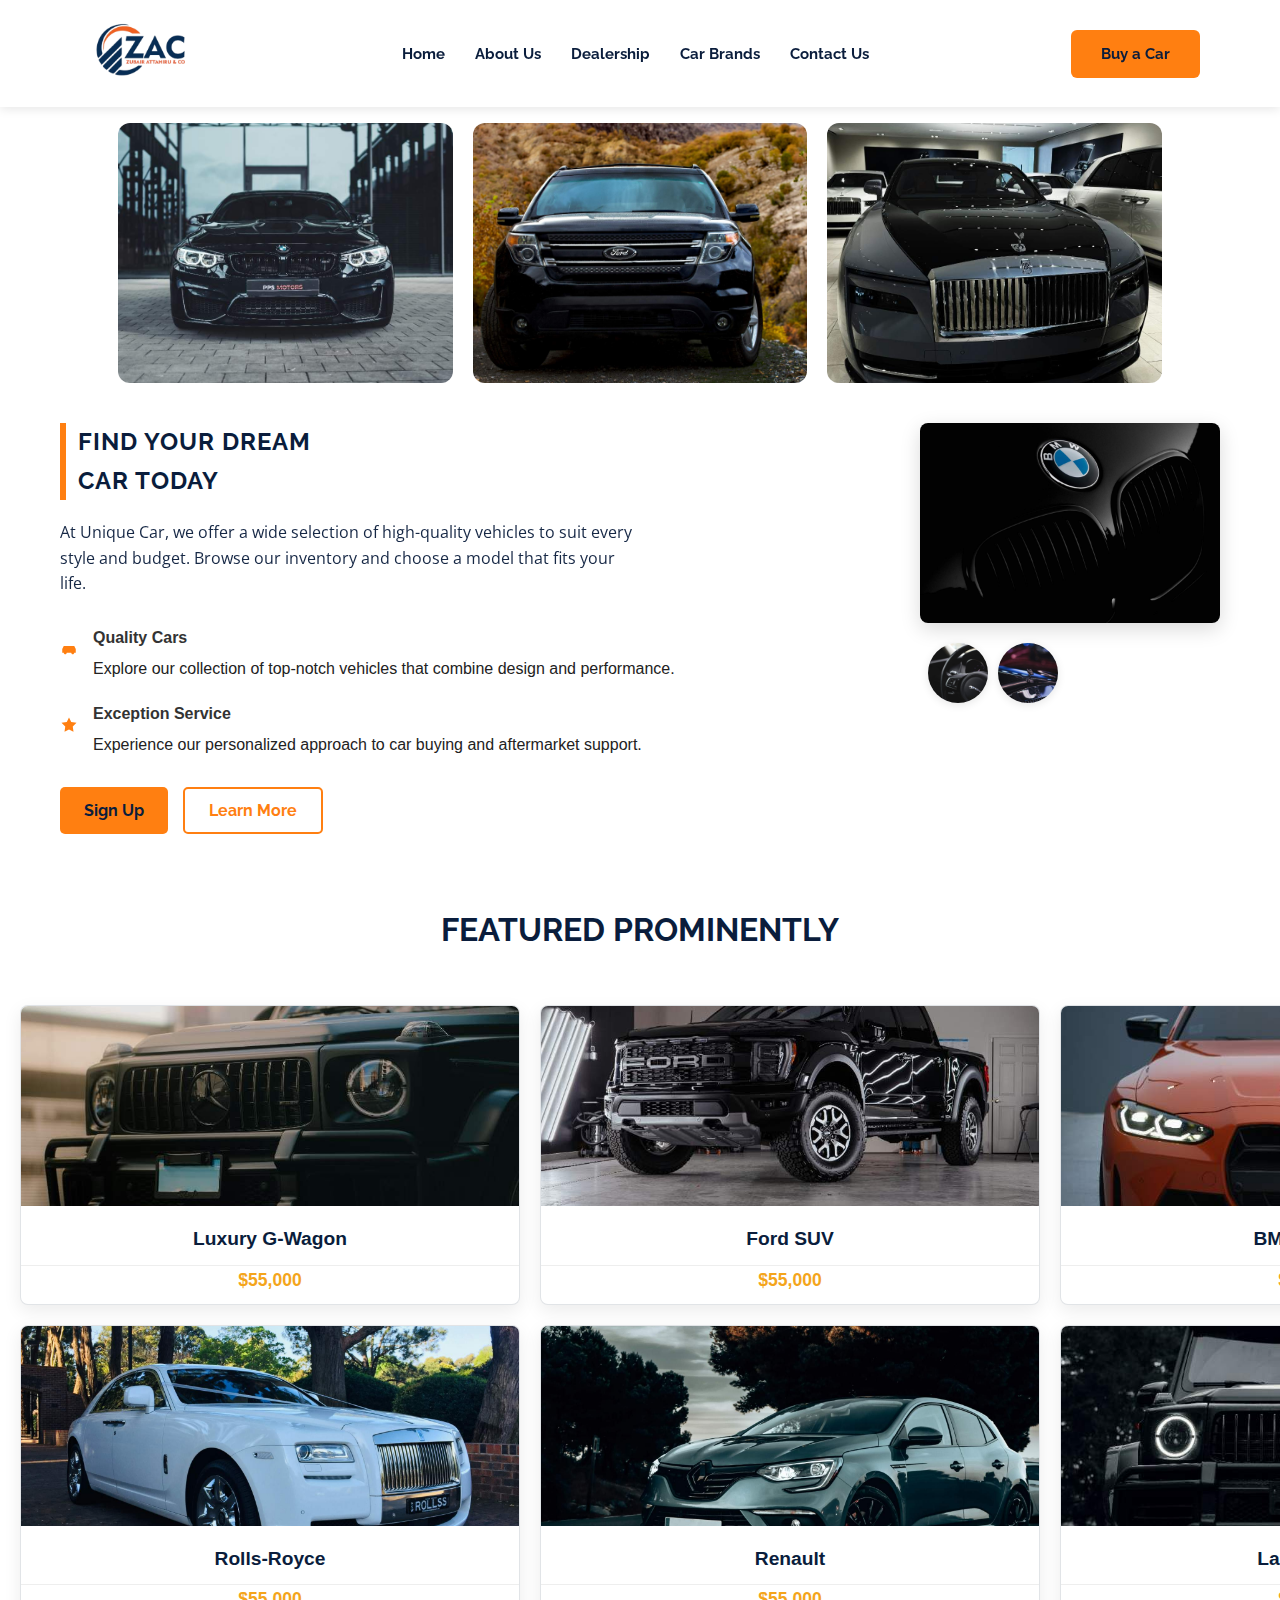
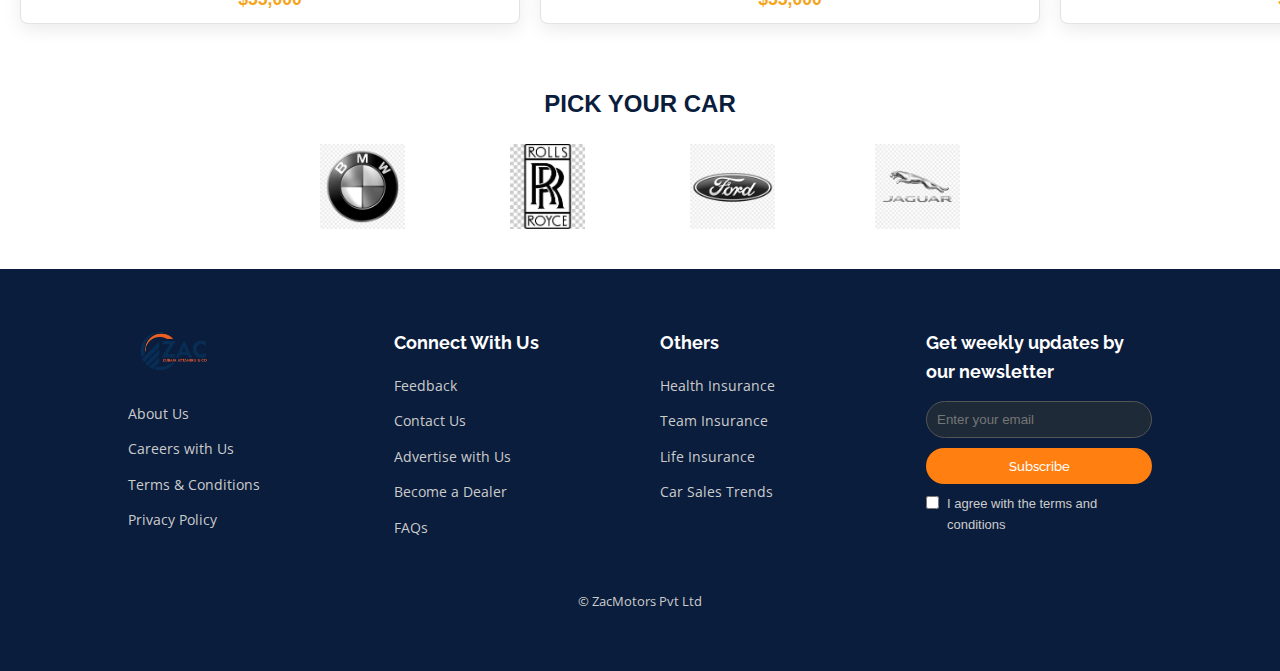
<file: brand.html>
<!DOCTYPE html>
<html lang="en">
  <head>
    <meta charset="UTF-8" />
    <meta name="viewport" content="width=device-width, initial-scale=1.0" />
    <title>Zac Motors</title>
  </head>
  <link
    href="https://cdn.jsdelivr.net/npm/bootstrap@5.3.7/dist/css/bootstrap.min.css"
    rel="stylesheet"
    integrity="sha384-LN+7fdVzj6u52u30Kp6M/trliBMCMKTyK833zpbD+pXdCLuTusPj697FH4R/5mcr"
    crossorigin="anonymous"
  />
  <link rel="stylesheet" href="/style.css" />
  <script src="https://cdn.jsdelivr.net/npm/bootstrap@5.3.7/dist/js/bootstrap.bundle.min.js"></script>
  <!-- ============================================== -->
  <style>
    :root {
      --bg: #f6f6f6;
      --muted: #9aa0a6;
      --accent: #2f7be6;
      --dark: #222;
    }
    html,
    body {
      height: 100%;
      margin: 0;
      background: #ffffff;
      font-family: "Helvetica Neue", Helvetica, Arial, sans-serif;
      color: var(--dark);
    }

    /* ========================================== */
    /* Base styles for the main-content section */
    .main-content {
      /* max-width: 1200px; */
      margin: 0 auto;
      padding: 20px;
      font-family: Arial, sans-serif;
      background-color: #ffffff;
    }

    .main-title {
      text-align: center;
      font-size: 2rem;
      margin-bottom: 20px;
      color: #0a1d3c;
      font-weight: bold;
      padding: 30px;
    }

    /* Car grid layout */
    .car-grid {
      display: grid;
      grid-template-columns: repeat(3, 1fr);
      gap: 20px;
      margin-bottom: 40px;
    }

    .car-card {
      background-color: #ffffff;
      border-radius: 8px;
      overflow: hidden;
      border: 1px solid rgba(10, 29, 60, 0.12);
      box-shadow: 0 6px 18px rgba(0, 0, 0, 0.08);
      transition: transform 0.3s ease, box-shadow 0.3s;
      cursor: pointer;
    }

    .car-card:hover {
      transform: translateY(-5px);
      box-shadow: 0 12px 32px rgba(0, 0, 0, 0.18);
    }

    .car-image {
      width: 100%;
      height: 200px;
      object-fit: cover;
    }

    .car-label {
      padding: 10px;
      font-size: 1.2rem;
      font-weight: bold;
      color: #0a1d3c;
      text-align: center;
    }

    .car-price {
      padding: 0 10px 10px;
      font-size: 1.1rem;
      color: #f4a51c;
      text-align: center;
      font-weight: bold;
    }

    /* Bottom CTA and Footer */
    .bottom-cta {
      text-align: center;
      padding: 20px 0;
      border-top: 1px solid #ffffff;
    }

    .cta-title {
      font-size: 1.5rem;
      font-weight: 700;
      margin-bottom: 20px;
      color: #0a1d3c;
    }

    .footer-logos {
      display: flex;
      justify-content: center;
      gap: 100px;
    }

    .footer-logoe {
      height: 85px;
      width: 85px;
      object-fit: contain;
      background-color: transparent;
      filter: grayscale(100%);
    }

    /* Media Queries */

    /* For screens up to 1028px (tablets) */
    @media (max-width: 1028px) {
      .car-grid {
        grid-template-columns: repeat(2, 1fr);
      }

      .main-title {
        font-size: 1.8rem;
      }

      .car-label {
        font-size: 1.1rem;
      }

      .car-price {
        font-size: 1rem;
      }

      .cta-title {
        font-size: 1.3rem;
      }

      .footer-logoe {
        height: 40px;
        width: 40px;
      }

      .footer-logos {
        gap: 15px;
      }
    }

    /* For screens up to 789px (smaller tablets/large phones) */
    @media (max-width: 789px) {
      .car-grid {
        grid-template-columns: repeat(2, 1fr);
        gap: 15px;
      }

      .main-content {
        padding: 15px;
      }

      .main-title {
        font-size: 1.6rem;
      }

      .car-image {
        height: 180px;
      }

      .car-label {
        font-size: 1rem;
        padding: 8px;
      }

      .car-price {
        font-size: 0.9rem;
        padding: 0 8px 8px;
      }

      .cta-title {
        font-size: 1.2rem;
      }

      .footer-logos {
        gap: 10px;
      }

      .footer-logoe {
        width: 60px;
        height: 60px;
        gap: 40px;
      }
    }

    /* For screens up to 368px (small phones) */
    @media (max-width: 368px) {
      .car-grid {
        grid-template-columns: 1fr;
        gap: 10px;
      }

      .main-content {
        padding: 10px;
      }

      .main-title {
        font-size: 1.4rem;
      }

      .car-image {
        height: 150px;
      }

      .car-label {
        font-size: 0.9rem;
        padding: 5px;
      }

      .car-price {
        font-size: 0.8rem;
        padding: 0 5px 5px;
      }

      .bottom-cta {
        padding: 15px 0;
      }

      .cta-title {
        font-size: 1.1rem;
      }

      .footer-logos {
        flex-wrap: wrap;
        gap: 8px;
      }

      .footer-logoe {
        width: 35px;
        height: 35px;
      }
    }
  </style>
  <body>
    <nav class="navbar">
      <div class="logo">
        <button>
          <img src="/assests/img/Zac-logo (2).png" alt="" />
        </button>
      </div>
      <button class="toggle" id="nav-toggle">
        <span></span>
        <span></span>
        <span></span>
      </button>

      <div class="menu">
        <ul>
          <li><a href="index.html">Home</a></li>
          <li><a href="about Us.html">About Us</a></li>
          <li><a href="#">Dealership</a></li>
          <li><a href="brand.html">Car Brands</a></li>
          <li><a href="#">Contact Us</a></li>
        </ul>
      </div>

      <div class="anchor">
        <a href="brand.html">Buy a Car</a>
      </div>
    </nav>
    <!-- ============================================= -->
    <div class="page">
      <h1 class="hero-title">YOUR NEXT CAR</h1>

      <div class="hero-wrap">
        <div class="hero-pill">
          <div class="pill-slide active">
            <img src="/assests/img/serjan.jpg" alt="" />
          </div>

          <div class="pill-slide">
            <img src="/assests/img/haryad-art.jpg" alt="" />
          </div>

          <div class="pill-slide">
            <img src="/assests/img/harry-singh.jpg" alt="" />
          </div>
        </div>
      </div>

      <div class="main">
        <div>
          <h2 class="eyebrow">FIND YOUR DREAM<br />CAR TODAY</h2>

          <p class="lead">
            At Unique Car, we offer a wide selection of high-quality vehicles to
            suit every style and budget. Browse our inventory and choose a model
            that fits your life.
          </p>

          <div class="features">
            <div class="feature">
              <div class="icon" aria-hidden="true">
                <svg
                  width="18"
                  height="18"
                  viewBox="0 0 24 24"
                  fill="none"
                  xmlns="http://www.w3.org/2000/svg"
                >
                  <path
                    d="M3 12L5 8H19L21 12V17H19C19 18.1 18.1 19 17 19C15.9 19 15 18.1 15 17H9C9 18.1 8.1 19 7 19C5.9 19 5 18.1 5 17H3V12Z"
                    fill="#6b7280"
                  />
                </svg>
              </div>
              <div class="txt">
                <b>Quality Cars</b>Explore our collection of top-notch vehicles
                that combine design and performance.
              </div>
            </div>

            <div class="feature">
              <div class="icon" aria-hidden="true">
                <svg
                  width="18"
                  height="18"
                  viewBox="0 0 24 24"
                  fill="none"
                  xmlns="http://www.w3.org/2000/svg"
                >
                  <path
                    d="M12 2L15 8L22 9L17 14L18 21L12 18L6 21L7 14L2 9L9 8L12 2Z"
                    fill="#6b7280"
                  />
                </svg>
              </div>
              <div class="txt">
                <b>Exception Service</b>Experience our personalized approach to
                car buying and aftermarket support.
              </div>
            </div>
          </div>

          <div class="cta-row">
            <button class="btn">Sign Up</button>
            <button class="btn ghost">Learn More</button>
          </div>
        </div>

        <div>
          <div class="right-card" aria-hidden="true">
            <img
              src="/assests/img/artiom-vallat-.jpg"
              alt="Car gallery"
              loading="lazy"
            />
          </div>

          <div class="thumbs" style="margin-left: 8px">
            <div class="circle">
              <img
                src="/assests/img/valery-fedotov.jpg"
                alt="wheel"
                loading="lazy"
              />
            </div>
            <div class="circle">
              <img
                src="/assests/img/eliastookit.jpg"
                alt="interior"
                loading="lazy"
              />
            </div>
          </div>
        </div>
      </div>
    </div>
    <!--========================================= -->
    <!-- Main Content -->
    <section class="main-content">
      <h1 class="main-title">FEATURED PROMINENTLY</h1>

      <div class="car-grid">
        <!-- First Row: Top 3 Cars -->
        <div class="car-card">
          <img
            src="/assests/img/jadon-johnson.jpg"
            alt="Luxury Sedan"
            class="car-image"
            loading="lazy"
          />
          <div class="car-label">Luxury G-Wagon</div>
          <div class="car-price">$55,000</div>
        </div>

        <div class="car-card">
          <img
            src="/assests/img/ranamotorworks.jpg"
            alt="Sports Coupe"
            class="car-image"
            loading="lazy"
          />
          <div class="car-label">Ford SUV</div>
          <div class="car-price">$55,000</div>
        </div>

        <div class="car-card">
          <img
            src="/assests/img/kenan-kukalj.jpg"
            alt="Luxury SUV"
            class="car-image"
            loading="lazy"
          />
          <div class="car-label">BMW Coupe</div>
          <div class="car-price">$55,000</div>
        </div>

        <!-- Second Row: Bottom 3 Cars -->
        <div class="car-card">
          <img
            src="/assests/img/rolls-royce-white.jpg"
            alt="Convertible"
            class="car-image"
            loading="lazy"
          />
          <div class="car-label">Rolls-Royce</div>
          <div class="car-price">$55,000</div>
        </div>

        <div class="car-card">
          <img
            src="/assests/img/eduard-mihail-.jpg"
            alt="Hatchback"
            class="car-image"
            loading="lazy"
          />
          <div class="car-label">Renault</div>
          <div class="car-price">$55,000</div>
        </div>

        <div class="car-card">
          <img
            src="/assests/img/franco-debartolo.jpg"
            alt="Electric"
            class="car-image"
            loading="lazy"
          />
          <div class="car-label">Land Rover</div>
          <div class="car-price">$55,000</div>
        </div>
      </div>
      <!-- Bottom CTA and Footer -->
      <div class="bottom-cta">
        <div class="cta-title">PICK YOUR CAR</div>
        <div class="footer-logos">
          <img
            class="footer-logoe"
            src="/assests/img/BMW-logo.png"
            alt="BMW"
            loading="lazy"
          />
          <img
            class="footer-logoe"
            src="/assests/img/rolls royce logo.jpg"
            alt="Rolls-Royce"
            loading="lazy"
          />
          <img
            class="footer-logoe"
            src="/assests/img/ford logo.png"
            alt="Ford"
            loading="lazy"
          />
          <img
            class="footer-logoe"
            src="/assests/img/jaguar logo.png"
            alt="Jaguar & Land Rover"
            loading="lazy"
          />
        </div>
      </div>
    </section>

    <!-- ================================================== -->
    <footer class="footer">
      <div class="footer-container">
        <!-- Column 1 -->
        <div class="footer-col">
          <img src="/assests/img/Zac-logo (2).png" alt="" />
          <ul>
            <li><a href="#">About Us</a></li>
            <li><a href="#">Careers with Us</a></li>
            <li><a href="#">Terms & Conditions</a></li>
            <li><a href="#">Privacy Policy</a></li>
          </ul>
        </div>

        <!-- Column 2 -->
        <div class="footer-col">
          <h3>Connect With Us</h3>
          <ul>
            <li><a href="#">Feedback</a></li>
            <li><a href="#">Contact Us</a></li>
            <li><a href="#">Advertise with Us</a></li>
            <li><a href="#">Become a Dealer</a></li>
            <li><a href="#">FAQs</a></li>
          </ul>
        </div>

        <!-- Column 3 -->
        <div class="footer-col">
          <h3>Others</h3>
          <ul>
            <li><a href="#">Health Insurance</a></li>
            <li><a href="#">Team Insurance</a></li>
            <li><a href="#">Life Insurance</a></li>
            <li><a href="#">Car Sales Trends</a></li>
          </ul>
        </div>

        <!-- Column 4 (Newsletter) -->
        <div class="footer-col newsletter">
          <h3>Get weekly updates by our newsletter</h3>
          <form>
            <input type="email" placeholder="Enter your email" required />
            <button type="submit">Subscribe</button>
            <div class="terms">
              <input type="checkbox" id="agree" required />
              <label for="agree">I agree with the terms and conditions</label>
            </div>
          </form>
        </div>
      </div>

      <p class="copyright">© ZacMotors Pvt Ltd</p>
    </footer>
    <script src="main.js"></script>
  </body>
</html>
</file>
<file: style.css>
@import url("https://fonts.googleapis.com/css2?family=Press+Start+2P&family=Raleway:ital,wght@0,100..900;1,100..900&family=Ubuntu:ital,wght@0,300;0,400;0,500;0,700;1,300;1,400;1,500;1,700&display=swap");
@import url("https://fonts.googleapis.com/css2?family=Open+Sans:ital,wght@0,300..800;1,300..800&display=swap");
@import url("https://fonts.googleapis.com/css2?family=Pacifico&display=swap");

* {
  margin: 0;
  padding: 0;
  box-sizing: border-box;
  font-family: "Poppins", sans-serif;
}

h1,
h2,
h3,
button,
.navbar a {
  font-family: "Raleway", sans-serif;
}

p,
a,
h5,
small {
  font-family: "Open Sans", sans-serif;
}

body {
  font-family: "Helvetica Neue", Helvetica, Arial, sans-serif;
  background: #ffffff;
  color: #0a1d3c;
  overflow-x: hidden;
  line-height: 1.6; /* Improved readability */
}

/* ====================================== */

/* NAVBAR */
.navbar {
  display: flex;
  justify-content: space-between;
  align-items: center;
  padding: 20px 80px;
  position: fixed;
  width: 100%;
  top: 0;
  left: 0;
  z-index: 999;
  background: #ffffff;
  box-shadow: 0 2px 10px rgba(0, 0, 0, 0.1); /* Subtle shadow for depth */
  box-sizing: border-box;
}

.navbar.scrolled {
  background: rgba(10, 29, 60, 0.35);
  backdrop-filter: blur(15px);
  -webkit-backdrop-filter: blur(15px);
  box-shadow: 0 4px 18px rgba(0, 0, 0, 0.2);
}

.navbar.scrolled ul li a {
  color: #ff7f11;
}

.navbar.scrolled ul li a:hover {
  color: #ffffff;
}

.logo button {
  border: none;
  background: none; /* Added for consistency */
}

.logo img {
  width: 120px;
  height: auto;
  transition: transform 0.3s ease; /* Smooth hover effect */
}

.logo button:hover img {
  transform: scale(1.05);
}

.toggle {
  display: none; /* Hidden on desktop */
  flex-direction: column;
  background: none;
  border: none;
  cursor: pointer;
  padding: 10px;
}

.toggle span {
  width: 25px;
  height: 3px;
  background: #0a1d3c;
  margin: 3px 0;
  transition: 0.3s;
  display: block;
  transition: 0.3s;
}

/* Toggle animation: Hamburger to X */
.toggle.active span:nth-child(1) {
  transform: rotate(45deg) translate(5px, 5px);
}

.toggle.active span:nth-child(2) {
  opacity: 0;
}

.toggle.active span:nth-child(3) {
  transform: rotate(-45deg) translate(7px, -6px);
}

.menu {
  transition: all 0.3s ease; /* Smooth show/hide */
}

.menu ul {
  list-style: none;
  display: flex;
  gap: 30px;
  margin: 0;
  padding: 0;
}

.menu ul li a {
  text-decoration: none;
  color: #0a1d3c;
  font-weight: bold;
  font-size: 15px;
  transition: color 0.3s ease;
}

.menu ul li a:hover,
.menu ul li a:focus {
  color: #ff8c00; /* Brand Orange Highlight */
}

.anchor a {
  padding: 15px 30px;
  text-decoration: none;
  background: #ff7f11;
  color: #0a1d3c;
  border: none;
  border-radius: 6px;
  font-weight: bold;
  font-size: 15px;
  cursor: pointer;
  transition: background 0.3s ease;
}

.anchor a:hover {
  background: #0a1d3c;
  color: #ffffff;
  transform: translateY(-2px);
}

/* Tablet Styles (768px to 1023px) */
@media (min-width: 768px) and (max-width: 1023px) {
  .navbar {
    padding: 20px 40px; /* Moderate padding for tablets */
  }
  .logo img {
    width: 110px; /* Slightly smaller logo on tablet */
  }
  .menu ul {
    gap: 20px; /* Reduced gap for tablets */
  }
  .menu ul li {
    font-size: 14px;
    color: #0a1d3c; /* Smaller font for better fit */
  }

  .menu ul li a {
    color: #0a1d3c;
    font-size: 15px;
    font-weight: 700;
  }

  .anchor a {
    padding: 10px 20px; /* Moderate button size */
    font-size: 14px;
  }
}

/* Mobile Styles (< 768px) */
@media (max-width: 767px) {
  .navbar {
    padding: 15px 20px;
    position: fixed;
    top: 0;
    left: 0;
    width: 100%;
    z-index: 999;
  }

  .toggle {
    display: flex; /* Show toggle on mobile */
    margin-left: auto;
  }

  .menu {
    display: none; /* Hidden by default on mobile */
    position: absolute;
    top: 100%;
    left: 0;
    width: 100%;
    background: #ffffff;
    box-shadow: 0 2px 10px rgba(0, 0, 0, 0.1);
    z-index: 10;
  }

  .menu.active {
    display: block; /* Show when active */
  }

  .menu ul {
    flex-direction: column; /* Vertical menu */
    gap: 0;
  }

  .menu ul li {
    text-align: center;
    padding: 15px 0;
    border-bottom: 1px solid #f0f0f0;
    color: #0a1d3c; /* Optional separator */
  }

  .menu ul li a {
    color: #0a1d3c;
    font-size: 15px;
    font-weight: 700;
  }

  .menu ul li:last-child {
    border-bottom: none;
  }
  .anchor a {
    display: none;
  }
}
/* ================================================= */
/* HERO SECTION */
.hero-slider {
  position: relative;
  width: 100%;
  height: 75vh;
  overflow: hidden;
  background: #0a1d3c; /* fallback color */
}

.hero-slider .slide {
  position: absolute;
  inset: 0;
  width: 100%;
  height: 100%;
  background-size: cover;
  background-position: center;
  opacity: 0;
  transform: scale(1.1);
  transition: opacity 1.2s ease, transform 1.6s ease;
}

.hero-slider .slide.active {
  opacity: 1;
  transform: scale(1);
}

/* DARK OVERLAY */
.hero-slider .slide::before {
  content: "";
  position: absolute;
  inset: 0;
  background: rgba(10, 29, 60, 0.45);
  pointer-events: auto;
}

/* TEXT CONTENT */
.slide-content {
  position: absolute;
  top: 37%;
  left: 7%;
  z-index: 5;
  max-width: 520px;
  color: #ffffff;
  pointer-events: auto;
}

.slide-content h1 {
  font-size: 3.3rem;
  font-weight: 700;
  line-height: 1.2;
  letter-spacing: 1px;
  color: #ffffff;
}

.slide-content p {
  margin: 14px 0 26px;
  font-size: 1.15rem;
  color: #ffffff;
  line-height: 1.6;
}

/* BUTTON */
.zac-btn-container {
  position: absolute;
  bottom: 18%;
  left: 7%;
  z-index: 10; /* Above overlay and slides */
  pointer-events: auto;
}

.zac-btn {
  display: inline-block;
  background: #0a1d3c;
  padding: 14px 32px;
  border-radius: 4px;
  font-weight: 600;
  text-decoration: none;
  color: #ffffff;
  transition: 0.35s;
  cursor: pointer;
}

.zac-btn:hover {
  background: #ff7f11;
  color: #ffffff;
}

/* NAV DOTS */
.slider-nav {
  position: absolute;
  bottom: 45px;
  left: 50%;
  transform: translateX(-50%);
  display: flex;
  gap: 12px;
  z-index: 3;
}

.nav-dot {
  width: 13px;
  height: 13px;
  background: #ffffff7e;
  border-radius: 50%;
  cursor: pointer;
  transition: background 0.3s;
}

.nav-dot.active {
  background: #ff7f11;
}
/* Buttons Section */
.search-buttons {
  display: flex;
  flex-wrap: wrap;
  justify-content: center;
  align-items: center;
  gap: 80px;
  background-color: #faf8f7;
  padding: 20px 0;
  flex-wrap: wrap;
}

.search-btn {
  display: flex;
  flex-direction: column;
  align-items: center;
  text-decoration: none;
  border-radius: 4px;
  color: #0a1d3c;
  transition: all 0.3s ease;
  font-size: 16px;
  font-weight: bold;
}

.search-btn i {
  font-size: 22px;
  margin-bottom: 8px;
}

.zac-btn:hover {
  color: #0a1d3c;
  transform: translateY(-3px);
}
/* Media Queries for Mobile and Tablet */
/* Media Queries for Mobile and Tablet */

/* Tablet Styles (769px to 1024px) */
@media (min-width: 769px) and (max-width: 1024px) {
  .hero-slider {
    height: 60vh; /* Reduce height for tablets */
  }

  .slide-content {
    top: 35%;
    left: 5%;
    max-width: 450px;
  }

  .slide-content h1 {
    font-size: 2.8rem; /* Slightly smaller title */
  }

  .slide-content p {
    font-size: 1rem;
    margin: 12px 0 24px;
  }

  .zac-btn-container {
    bottom: 15%;
    left: 5%;
  }

  .zac-btn {
    padding: 12px 28px;
    font-size: 14px;
  }

  .slider-nav {
    bottom: 40px;
  }

  .nav-dot {
    width: 12px;
    height: 12px;
  }

  .search-buttons {
    gap: 60px; /* Reduce gap for tablets */
    padding: 18px 0;
  }

  .search-btn {
    font-size: 14px;
  }

  .search-btn i {
    font-size: 20px;
    margin-bottom: 6px;
  }
}

/* Mobile Styles (up to 768px) */
@media (max-width: 768px) {
  .hero-slider {
    height: 50vh; /* Further reduce height for mobile */
  }

  .slide-content {
    top: 30%;
    left: 5%;
    max-width: 90%; /* Allow more width on small screens */
    text-align: center; /* Center align for better mobile UX */
  }

  .slide-content h1 {
    font-size: 2rem; /* Smaller title for mobile */
    line-height: 1.1;
  }

  .slide-content p {
    font-size: 0.9rem;
    margin: 10px 0 20px;
    line-height: 1.5;
  }

  .zac-btn-container {
    position: absolute;
    margin-top: 20px;
    text-align: center;
  }

  .zac-btn {
    /* padding: 10px 24px; */
    font-size: 14px;
  }

  .slider-nav {
    bottom: 30px;
    gap: 8px; /* Smaller gap */
  }

  .nav-dot {
    width: 10px;
    height: 10px;
  }

  .search-buttons {
    flex-direction: grid; /* Stack buttons vertically on mobile */
    gap: 30px;
    padding: 15px 0;
  }

  .search-btn {
    font-size: 14px;
    flex-direction: row; /* Keep icon and text side by side */
    justify-content: center;
  }

  .search-btn i {
    font-size: 18px;
    margin-bottom: 0;
    margin-right: 8px; /* Add right margin for spacing */
  }
}

/* ==================================================== */

.about-section {
  display: flex;
  justify-content: center;
  align-items: center;
  /* background: #f9f9f9; */
  padding: 20px;
  gap: 40px;
  font-family: Arial, sans-serif;
}

.about-image img {
  width: 800px;
  height: auto;
  border-radius: 10px;
  box-shadow: 0 4px 10px rgba(0, 0, 0, 0.1);
  filter: drop-shadow(0 0 10px rgba(255, 255, 255, 0.3));
}

.about-content {
  max-width: 400px;
}

.about-content h2 {
  font-size: 2.5rem;
  margin-bottom: 10px;
  font-weight: bold;
  color: #0a1d3c; /* Goldish color similar to image */
}

.about-content p {
  font-weight: 600;
  font-size: 1.2rem;
  line-height: 1.5;
  margin-bottom: 20px;
  color: #0a1d3c;
}

.read-more-btn {
  display: inline-block;
  padding: 14px 28px;
  background: #ff8c00;
  color: #fff;
  text-decoration: none;
  border-radius: 6px;
  font-weight: 500;
  transition: background 0.3s ease, transform 0.3s ease;
}

.read-more-btn:hover {
  background: #0a1d3c;
  transform: translateY(-2px);
}

/* Mobile styles (up to 768px wide) */
@media (max-width: 768px) {
  .about-section {
    flex-direction: column; /* Stack image and content vertically */
    gap: 20px; /* Reduce gap for mobile */
    padding: 15px; /* Smaller padding */
    text-align: center; /* Center-align content for mobile */
  }

  .about-image img {
    width: 100%; /* Full width on mobile */
    max-width: 400px; /* Limit max size to prevent overflow */
    height: auto; /* Maintain aspect ratio */
  }

  .about-content {
    max-width: 100%; /* Full width for content */
    padding: 0 10px; /* Add slight padding */
  }

  .about-content h2 {
    font-size: 2rem; /* Smaller heading */
    margin-bottom: 8px;
  }

  .about-content p {
    font-size: 1rem; /* Smaller paragraph */
    margin-bottom: 15px;
  }

  .read-more-btn {
    padding: 12px 24px; /* Slightly smaller button */
    font-size: 14px; /* Smaller font */
  }
}

/* Tablet styles (769px to 1024px wide) */
@media (min-width: 769px) and (max-width: 1024px) {
  .about-section {
    gap: 30px; /* Moderate gap */
    padding: 18px; /* Slightly smaller padding */
  }

  .about-image img {
    width: 600px; /* Reduce image size for tablets */
  }

  .about-content {
    max-width: 350px; /* Slightly smaller content width */
  }

  .about-content h2 {
    font-size: 2.2rem; /* Medium heading size */
  }

  .about-content p {
    font-size: 1.1rem; /* Slightly smaller paragraph */
  }

  .read-more-btn {
    padding: 13px 26px; /* Moderate button size */
  }
}

/* ===================================== */
.fleet-section {
  padding: 40px 20px;
  text-align: center;
  background-color: #ffffff;
  font-family: Arial, sans-serif;
}

.fleet-section h2 {
  font-size: 2.5rem;
  color: #0a1d3c;
  margin-bottom: 10px;
  font-weight: bold;
}

.fleet-section p {
  font-size: 1.2rem;
  color: #0a1d3c;
  margin-bottom: 30px;
}

.fleet-grid {
  display: grid;
  grid-template-columns: repeat(4, 1fr);
  gap: 20px;
  margin-bottom: 30px;
}

.fleet-card {
  /* background-color: #333; */
  border-radius: 8px;
  padding: 20px;
  text-align: center;
  border: 1px solid rgba(10, 29, 60, 0.1);
  box-shadow: 0 5px 15px rgba(0, 0, 0, 0.08);
  transition: transform 0.3s ease;
}

.fleet-card:hover {
  transform: translateY(-8px);
  box-shadow: 0 10px 25px rgba(0, 0, 0, 0.15);
}

.fleet-card img {
  width: 100%;
  height: 200px;
  object-fit: cover;
  border-radius: 8px;
  margin-bottom: 18px;
}

.fleet-card h3 {
  font-size: 1.5rem;
  color: #0a1d3c;
  margin-bottom: 10px;
  font-weight: bold;
}

.fleet-card ul {
  margin-bottom: 15px;
}

.fleet-card li {
  font-size: 1rem;
  color: #0a1d3c;
  margin-bottom: 5px;
  opacity: 0.9;
}

.but {
  margin-top: 15px;
}

.but button {
  background-color: #ff7f11;
  color: #fff;
  border: none;
  padding: 10px 20px;
  font-size: 1rem;
  border-radius: 30px;
  cursor: pointer;
  font-weight: bold;
  transition: background-color 0.3s ease;
}

.but button:hover {
  background-color: #0a1d3c;
  color: #ffffff;
}

.fleet-section > div:last-child p {
  font-size: 1.1rem;
  color: #0a1d3c;
  opacity: 0.9;
  margin-bottom: 10px;
}

.fleet-section > div:last-child a {
  font-size: 1.1rem;
  color: #f29d38;
  font-weight: bold;
  transition: color 0.3s ease;
}

.fleet-section > div:last-child a:hover {
  color: #0a1d3c;
}

/* Mobile styles (up to 768px wide) */
@media (max-width: 768px) {
  .fleet-section {
    padding: 20px 15px; /* Reduce padding for mobile */
  }

  .fleet-section h2 {
    font-size: 2rem; /* Smaller heading */
    margin-bottom: 8px;
  }

  .fleet-section p {
    font-size: 1rem; /* Smaller paragraph */
    margin-bottom: 20px;
  }

  .fleet-grid {
    grid-template-columns: 1fr; /* Single column for mobile */
    gap: 15px; /* Reduce gap */
    margin-bottom: 20px;
  }

  .fleet-card {
    padding: 15px; /* Smaller padding */
  }

  .fleet-card img {
    height: 150px; /* Shorter image height */
    margin-bottom: 10px;
  }

  .fleet-card h3 {
    font-size: 1.3rem; /* Smaller card title */
    margin-bottom: 8px;
  }

  .fleet-card li {
    font-size: 0.9rem; /* Smaller list items */
    margin-bottom: 4px;
  }

  .but button {
    padding: 8px 16px; /* Smaller button */
    font-size: 0.9rem;
  }

  .fleet-section > div:last-child p {
    font-size: 1rem; /* Adjust footer text */
  }

  .fleet-section > div:last-child a {
    font-size: 1rem;
  }
}

/* Tablet styles (769px to 1024px wide) */
@media (min-width: 769px) and (max-width: 1024px) {
  .fleet-section {
    padding: 30px 15px; /* Moderate padding */
  }

  .fleet-section h2 {
    font-size: 2.2rem; /* Medium heading */
  }

  .fleet-section p {
    font-size: 1.1rem; /* Slightly smaller paragraph */
  }

  .fleet-grid {
    grid-template-columns: repeat(2, 1fr); /* Two columns for tablets */
    gap: 18px; /* Moderate gap */
  }

  .fleet-card {
    padding: 18px; /* Moderate padding */
  }

  .fleet-card img {
    height: 180px; /* Medium image height */
  }

  .fleet-card h3 {
    font-size: 1.4rem; /* Medium card title */
  }

  .fleet-card li {
    font-size: 0.95rem; /* Slightly smaller list items */
  }

  .but button {
    padding: 9px 18px; /* Moderate button size */
    font-size: 0.95rem;
  }

  .fleet-section > div:last-child p {
    font-size: 1.05rem; /* Adjust footer text */
  }

  .fleet-section > div:last-child a {
    font-size: 1.05rem;
  }
}

/* ==================================================== */

/* soft top/bottom darker band to match image */
.heroe {
  color: #fff;
  display: flex;
  align-items: center;
  justify-content: center;
  background: linear-gradient(
    180deg,
    rgba(245, 245, 245, 0) 0%,
    rgba(245, 245, 245, 0.9) 100%
  );

  padding: 40px 20px;
}

.container {
  max-width: 1200px;
  width: 100%;
  display: flex;
  gap: 40px;
  align-items: center;
}
.left {
  flex: 1;
  text-align: left;
}
.eyebrow {
  font-size: 1.2rem;
  font-weight: bold;
  text-transform: uppercase;
  letter-spacing: 1px;
  margin-bottom: 10px;
  color: #111;
}
.big {
  display: block;
  font-size: 3rem;
  font-weight: bold;
  line-height: 1.2;
  margin-bottom: 10px;
  color: #0a1d3c;
}
.lead {
  font-size: 1.2rem;
  line-height: 1.6;
  margin-top: 20px;
  color: #0a1d3c;
}
.right {
  flex: 1;
  display: flex;
  flex-direction: column;
  gap: 20px;
}
.card {
  background: rgba(255, 255, 255, 0.1);
  backdrop-filter: blur(10px);
  border: 1px solid rgba(255, 255, 255, 0.2);
  border-radius: 12px;
  padding: 30px;
  box-shadow: 0 8px 32px rgba(0, 0, 0, 0.1);
  transition: transform 0.3s ease, box-shadow 0.3s ease;
}
.card-small {
  background: rgba(255, 255, 255, 0.1);
  backdrop-filter: blur(10px);
  border: 1px solid rgba(255, 255, 255, 0.2);
  border-radius: 12px;
  padding: 30px;
  box-shadow: 0 8px 32px rgba(0, 0, 0, 0.1);
  transition: transform 0.3s ease, box-shadow 0.3s ease;
}
.card:hover {
  transform: translateY(-5px);
  box-shadow: 0 12px 40px rgba(0, 0, 0, 0.2);
}
.card-small:hover {
  transform: translateY(-5px);
  box-shadow: 0 12px 40px rgba(0, 0, 0, 0.2);
}
.card-small {
  background: var(--card-bg);
  border-radius: 14px;
  padding: 22px;
  box-shadow: 0 8px 22px rgba(0, 0, 0, 0.45);
  border: 1px solid rgba(0, 0, 0, 0.07);
}
.card .small h3 {
  font-size: 1.5rem;
  margin-bottom: 15px;
  color: #0a1d3c;
}

p.lead {
  margin-top: 20;
  color: #0a1d3c;
  max-width: 580px;
  opacity: 0.95;
  line-height: 1.6; /* Improved readability */
  font-size: 1rem;
}

/* Right column cards */
.right {
  display: flex;
  flex-direction: column;
  gap: 22px;
  align-self: start;
}

.right h3 {
  margin: 0 0 10px 0;
  font-size: 22px;
  font-weight: 700;
  color: #0a1d3c;
}

.right p {
  font-size: 1rem;
  line-height: 1.5;
  color: #0a1d3c;
}

.card {
  background: var(--card-bg);
  border-radius: 14px;
  padding: 22px;
  box-shadow: 0 8px 22px rgba(0, 0, 0, 0.45);
  border: 1px solid rgba(0, 0, 0, 0.07);
}
.card h3 {
  margin: 0 0 10px 0;
  font-size: 22px;
  font-weight: 700;
  color: #0a1d3c;
}
.card p {
  font-size: 1rem;
  line-height: 1.5;
  color: #0a1d3c;
}
/* Mobile styles (up to 768px wide) */
@media (max-width: 768px) {
  .heroe {
    padding: 20px 15px; /* Reduce padding for mobile */
    flex-direction: column; /* Stack content vertically */
    text-align: center; /* Center-align for mobile */
  }

  .container {
    flex-direction: column; /* Stack left and right vertically */
    gap: 20px; /* Reduce gap */
  }

  .left {
    text-align: center; /* Center text on mobile */
  }

  .eyebrow {
    font-size: 1rem; /* Smaller eyebrow text */
    margin-bottom: 8px;
  }

  .big {
    font-size: 2.2rem; /* Smaller big text */
    margin-bottom: 8px;
  }

  .lead {
    font-size: 1rem; /* Smaller lead text */
    margin-top: 15px;
    max-width: 100%; /* Full width */
  }

  .right {
    flex: none; /* Remove flex to allow natural sizing */
    gap: 15px; /* Reduce gap between cards */
  }

  .card,
  .card-small {
    padding: 20px; /* Smaller padding */
  }

  .card h3,
  .card-small h3 {
    font-size: 1.3rem; /* Smaller card headings */
    margin-bottom: 8px;
  }

  .card p,
  .card-small p {
    font-size: 0.9rem; /* Smaller card paragraphs */
  }

  .right h3 {
    font-size: 1.3rem; /* Smaller right headings */
  }

  .right p {
    font-size: 0.9rem; /* Smaller right paragraphs */
  }
}

/* Tablet styles (769px to 1024px wide) */
@media (min-width: 769px) and (max-width: 1024px) {
  .heroe {
    padding: 30px 15px; /* Moderate padding */
  }

  .container {
    gap: 30px; /* Moderate gap */
  }

  .big {
    font-size: 2.5rem; /* Medium big text */
  }

  .lead {
    font-size: 1.1rem; /* Slightly smaller lead text */
    max-width: 500px; /* Limit width */
  }

  .right {
    gap: 18px; /* Moderate gap between cards */
  }

  .card,
  .card-small {
    padding: 25px; /* Moderate padding */
  }

  .card h3,
  .card-small h3 {
    font-size: 1.4rem; /* Medium card headings */
  }

  .card p,
  .card-small p {
    font-size: 0.95rem; /* Slightly smaller card paragraphs */
  }

  .right h3 {
    font-size: 1.4rem; /* Medium right headings */
  }

  .right p {
    font-size: 0.95rem; /* Slightly smaller right paragraphs */
  }
}

/* ============================================== */
/* Page container to mimic laptop screen */
.screen {
  margin: 28px auto;
  /* background: linear-gradient(180deg, #0f1115 0%, #0b0c0f 100%); */
  border-radius: 10px;
  overflow: hidden;
}

/* hero area uses the uploaded photo as background (grayscale, vignette) */
.heroo {
  position: relative;
  height: 550px;
  display: flex;
  align-items: center;
  justify-content: flex-start;
  padding: 0 200px;
  background-image: url("assests/img/ranamotorworks.jpg");
  background-size: cover;
  background-position: center center;
  border-radius: 10px;
}
/* dark overlay to match screenshot tone */
.heroo::before {
  content: "";
  position: absolute;
  left: 0;
  right: 0;
  top: 0;
  bottom: 0;
  background: rgba(10, 29, 60, 0.55);
  z-index: 1;
  pointer-events: none;
}

.service-container {
  position: relative;
  z-index: 2;
  display: flex;
  gap: 40px;
  width: 100%;
  justify-content: center;
}

.service-box {
  width: 500px;
  height: 300px;
  padding: 40px 30px;
  border-radius: 8px;
  color: #0a1d3c;
  backdrop-filter: blur(5px);
}

.service-box i {
  font-size: 50px;
  margin-bottom: 15px;
}

.service-box h3 {
  margin-bottom: 12px;
  font-size: 20px;
  font-weight: 700;
}

.service-box p {
  font-size: 14px;
  line-height: 1.5;
  margin-bottom: 20px;
}

.service-box.light {
  background: rgba(255, 255, 255, 0.85);
}

.service-box.red {
  background: rgba(10, 29, 60, 0.75);
  color: #fff;
}

.btn-service {
  display: inline-block;
  padding: 10px 20px;
  background: #ff7f11;
  color: #fff;
  font-size: 14px;
  border-radius: 4px;
  text-decoration: none;
  font-weight: 600;
  transition: 0.3s;
}

.btn-service:hover {
  opacity: 0.8;
  background-color: #0a1d3c;
}

/* Media Queries for Hero and Service Section */

/* Tablet Styles (768px to 1023px) */
@media (min-width: 768px) and (max-width: 1023px) {
  .screen {
    margin: 20px auto; /* Slightly reduce margin for tablets */
  }

  .heroo {
    height: 550px; /* Reduce height for better tablet fit */
    padding: 0 100px; /* Reduce horizontal padding */
  }

  .service-container {
    gap: 30px; /* Reduce gap between service boxes */
    flex-wrap: wrap; /* Allow wrapping if needed */
  }

  .service-box {
    width: 400px; /* Reduce width for tablet screens */
    height: 250px; /* Reduce height proportionally */
    padding: 30px 20px; /* Adjust padding */
  }

  .service-box i {
    font-size: 40px; /* Slightly smaller icon */
    margin-bottom: 12px; /* Adjust margin */
  }

  .service-box h3 {
    font-size: 18px; /* Smaller heading */
    margin-bottom: 10px; /* Adjust margin */
  }

  .service-box p {
    font-size: 13px; /* Smaller paragraph font */
    margin-bottom: 18px; /* Adjust margin */
  }

  .btn-service {
    padding: 9px 18px; /* Slightly smaller button padding */
    font-size: 13px; /* Smaller font */
  }
}

/* Mobile Styles (up to 767px) */
@media (max-width: 767px) {
  .screen {
    margin: 15px auto; /* Reduce margin for mobile */
    border-radius: 8px; /* Slightly smaller border radius */
  }

  .heroo {
    height: 500px; /* Significantly reduce height for mobile */
    padding: 0 20px; /* Minimal horizontal padding */
    justify-content: center; /* Center content horizontally */
    align-items: flex-start; /* Align to top for better mobile layout */
  }

  .service-container {
    flex-direction: column; /* Stack service boxes vertically */
    gap: 20px; /* Reduce gap for vertical layout */
    align-items: center;
    margin: 20px auto;
  }

  .service-box {
    width: 100%; /* Full width for mobile */
    max-width: 350px; /* Limit max width for readability */
    height: auto; /* Allow height to adjust based on content */
    padding: 25px 20px; /* Adjust padding for mobile */
  }

  .service-box i {
    font-size: 35px; /* Smaller icon for mobile */
    margin-bottom: 10px; /* Adjust margin */
  }

  .service-box h3 {
    font-size: 16px; /* Smaller heading */
    margin-bottom: 8px; /* Adjust margin */
  }

  .service-box p {
    font-size: 12px; /* Smaller paragraph font */
    line-height: 1.4; /* Adjust line height for readability */
    margin-bottom: 15px; /* Adjust margin */
  }

  .btn-service {
    padding: 8px 16px; /* Smaller button padding */
    font-size: 12px; /* Smaller font */
    width: 100%; /* Full width button for mobile ease */
    text-align: center; /* Center text */
  }
}

/* ================================================ */

.why-choose-us {
  text-align: center;
  padding: 80px 50px;
  /* background: #fafafa; */
}

.why-choose-us h2 {
  font-size: 2.5rem;
  margin-bottom: 10px;
  font-weight: bold;
  color: #0a1d3c;
}

.why-choose-us .subtitle {
  font-size: 1.2rem;
  color: #0a1d3c;
  margin-bottom: 30px;
}

.choose-us-items {
  display: flex;
  justify-content: center;
  gap: 80px;
  margin-top: 50px;
}

.choose-us-items .item {
  text-align: center;
  width: 200px;
}

.fa-icon {
  font-size: 80px;
  margin-bottom: 18px;
  /* color: #0a1d3c; */
}

.choose-us-items h3 {
  font-size: 1.5rem;
  color: #0a1d3c;
  margin-bottom: 10px;
  font-weight: bold;
}

.choose-us-items p {
  font-size: 1.2rem;
  color: #0a1d3c;
  margin-bottom: 30px;
  text-transform: uppercase;
  letter-spacing: 1px;
}

/* Tablet styles (max-width: 768px) */
@media (max-width: 768px) {
  .why-choose-us {
    padding: 60px 30px; /* Reduce padding for smaller screens */
  }

  .why-choose-us h2 {
    font-size: 2rem; /* Slightly smaller heading */
  }

  .why-choose-us .subtitle {
    font-size: 1.1rem; /* Adjust subtitle size */
    margin-bottom: 20px;
  }

  .choose-us-items {
    gap: 40px; /* Reduce gap between items */
    margin-top: 30px;
  }

  .choose-us-items .item {
    width: 180px; /* Slightly narrower items */
  }

  .fa-icon {
    font-size: 60px; /* Smaller icons */
    margin-bottom: 15px;
  }

  .choose-us-items h3 {
    font-size: 1.3rem; /* Smaller subheadings */
  }

  .choose-us-items p {
    font-size: 1rem; /* Smaller paragraph text */
  }
}

/* Desktop/Large Tablet styles (min-width: 769px and max-width: 1024px) */
@media (min-width: 769px) and (max-width: 1024px) {
  .why-choose-us {
    padding: 80px 40px; /* Slightly adjust padding for medium-large screens */
  }

  .why-choose-us h2 {
    font-size: 2.3rem; /* Slightly larger than tablet but smaller than default */
  }

  .why-choose-us .subtitle {
    font-size: 1.15rem; /* Adjust subtitle size */
    margin-bottom: 25px;
  }

  .choose-us-items {
    gap: 60px; /* Moderate gap */
    margin-top: 40px;
  }

  .choose-us-items .item {
    width: 220px; /* Slightly wider items */
  }

  .fa-icon {
    font-size: 70px; /* Larger icons than tablet */
    margin-bottom: 16px;
  }

  .choose-us-items h3 {
    font-size: 1.4rem; /* Moderate subheading size */
  }

  .choose-us-items p {
    font-size: 1.1rem; /* Moderate paragraph text */
  }
}

/* =========== FOOTER ===================== */
.footer {
  background-color: #0a1d3c;
  padding: 60px 10%;
  color: #ffffff;
}

.footer-container {
  display: grid;
  grid-template-columns: repeat(auto-fit, minmax(220px, 1fr));
  gap: 40px;
  margin-bottom: 40px;
}

.footer img {
  width: 90px;
  height: auto;
  border: none;
  margin-bottom: 20px; /* Added spacing below logo */
}

.footer h3 {
  color: #ffffff; /* Ensure headings are visible */
  margin-bottom: 15px;
  font-size: 18px;
  font-weight: bold;
}

.footer ul {
  list-style: none;
  padding: 0;
}

.footer ul li {
  margin-bottom: 10px;
}

.footer ul li a {
  text-decoration: none;
  color: #cccccc; /* Light gray for visibility on dark BG */
  font-size: 14px;
  transition: color 0.3s;
}

.footer ul li a:hover {
  color: #f4a51c; /* White on hover */
}

.newsletter form {
  display: flex;
  flex-direction: column;
  gap: 10px;
}

.newsletter input[type="email"] {
  padding: 10px;
  border: 1px solid #555; /* Darker border for dark BG */
  border-radius: 25px;
  width: 100%;
  background-color: #1e2a38; /* Dark input BG */
  color: #ffffff; /* White text */
}

.newsletter input[type="email"]:focus {
  outline: 2px solid #ffffff; /* Added focus for accessibility */
}

.newsletter button {
  background-color: #ff7f11;
  color: #fff;
  border: none;
  border-radius: 25px;
  padding: 10px 0;
  cursor: pointer;
  font-weight: 500;
  transition: background-color 0.3s;
}

.newsletter button:hover {
  background-color: #2e3b4d;
}

.terms {
  display: flex;
  align-items: flex-start; /* Better alignment */
  font-size: 13px;
  color: #cccccc; /* Light color */
}

.terms input {
  margin-right: 8px;
  margin-top: 2px; /* Align checkbox */
}

.terms a {
  color: #ffffff; /* White link in terms */
}

.copyright {
  text-align: center;
  font-size: 13px;
  color: #cccccc; /* Light color */
  margin-top: 30px;
}

/* Tablet responsiveness (768px to 1024px) */
@media (min-width: 768px) and (max-width: 1024px) {
  .footer {
    padding: 50px 8%; /* Slightly reduce padding */
  }
  .footer-container {
    grid-template-columns: repeat(
      2,
      1fr
    ); /* Force 2 columns on tablets for better fit */
    gap: 30px;
  }
  .newsletter {
    grid-column: span 2; /* Newsletter spans full width */
  }
  .footer-bottom {
    flex-direction: row; /* Keep horizontal, but allow wrap */
  }
}

/* Mobile responsiveness (< 768px) */
@media (max-width: 767px) {
  .footer {
    padding: 40px 5%; /* Reduce padding for small screens */
  }
  .footer-container {
    grid-template-columns: 1fr; /* Stack all columns vertically */
    gap: 30px;
  }
  .footer-bottom {
    flex-direction: column; /* Stack app links and social icons */
    text-align: center;
    gap: 20px;
  }
  .app-links img {
    margin: 0 5px; /* Reduce margin between app icons */
  }
  .social-icons a {
    margin: 0 10px; /* Adjust social icon spacing */
  }
  .copyright {
    margin-top: 20px; /* Reduce top margin */
  }
}

/* ============================================================ */

/* ABOUT US */

body {
  font-family: "Helvetica Neue", Helvetica, Arial, sans-serif;
  background: #ffffff;
  color: #0a1d3c;
}

.abt-section {
  position: relative;
  height: 700px;
  background: url("assests/img/BMW-MY25.avif") center center/cover no-repeat;
  display: flex;
  justify-content: center;
  align-items: center;
  flex-direction: column;
  text-align: center;
}

.abt-section::before {
  content: "";
  position: absolute;
  inset: 0;
  background: rgba(10, 29, 60, 0.55); /* Navy overlay */
}

.abt-section h1,
.abt-section p {
  position: relative;
  z-index: 2;
  color: #ffffff;
}

.abt-section h1 {
  font-weight: bold;
  font-size: 2.4rem;
  max-width: 700px;
}
.abt-section p {
  font-size: 1.1rem;
  max-width: 500px;
  font-weight: 500;
  margin-top: 8px;
  opacity: 0.95;
}

/* Tablet Styles (769px to 1024px) */
@media (min-width: 769px) and (max-width: 1024px) {
  .abt-section {
    height: 500px; /* Keep original height, but add padding for spacing */
    padding: 20px;
  }
  .abt-section h1 {
    font-size: 2.2rem; /* Slightly smaller for tablets */
    max-width: 90%; /* Responsive width */
  }
  .abt-section p {
    font-size: 1.05rem; /* Minor reduction */
    max-width: 85%; /* Responsive width */
  }
}
/* Mobile Styles (up to 768px) */
@media (max-width: 768px) {
  .abt-section {
    height: 400px; /* Reduce height for mobile to avoid excessive scrolling */
    padding: 15px;
    max-width: 100%;
    padding-top: 90px;
  }
  .abt-section h1 {
    font-size: 1.8rem; /* Smaller for readability on small screens */
    max-width: 90%; /* Use percentage for responsiveness */
  }
  .abt-section p {
    font-size: 1rem; /* Smaller font */
    max-width: 85%; /* Responsive width */
    margin-top: 10px; /* Slight increase for better spacing */
  }
}

/* =============================================== */
.content-section {
  background: #ffffff;
  padding: 40px 20px;
  display: flex;
  justify-content: center;
  align-items: center;
  gap: 30px;
  flex-wrap: wrap;
  color: #555;
  font-weight: bold;
}
.image-left,
.image-right {
  width: 300px;
  height: 300px;
  border-radius: 15px;
  overflow: hidden;
  flex-shrink: 0;
}
.image-left img,
.image-right img {
  width: 100%;
  height: 100%;
  object-fit: cover;
}
.about-text {
  max-width: 320px;
  text-align: center;
  display: flex;
  flex-direction: column;
  justify-content: center;
  color: #0a1d3c;
  font-weight: 500;
  line-height: 1.5;
}
.about-text h2 {
  font-weight: bold;
  font-size: 2.5rem;
  color: #0a1d3c;
}
.about-text h2 span {
  color: #f29d38; /* Gold-ish color for "Us" */
}
.about-text p {
  font-weight: bold;
  font-size: 1rem;
  line-height: 1.4;
  margin-top: 10px;
  color: #0a1d3c;
}
.brand-logos {
  display: flex;
  justify-content: center;
  align-items: center;
  gap: 90px;
  background-color: transparent;
  margin-top: 60px 0;
  /* filter: grayscale(100%); */
  opacity: 0.9;
}
.brand-logos img {
  height: 75px;
  width: 90px;
  object-fit: contain;
  background-color: transparent;
  filter: grayscale(70%);
}
.brand-logos img:hover {
  filter: grayscale(0%);
  transform: scale(1.05);
}

/* Original CSS (assuming this is already in place) */
/* ... (paste your original CSS here) ... */

/* Media Queries for Tablet and Mobile */

/* Tablet (768px to 1024px) */
@media (max-width: 1024px) and (min-width: 769px) {
  .content-section {
    padding: 30px 15px; /* Reduce padding */
    gap: 20px; /* Reduce gap */
  }

  .image-left,
  .image-right {
    width: 250px; /* Smaller images */
    height: 250px;
  }

  .about-text {
    max-width: 280px; /* Adjust max-width */
  }

  .about-text h2 {
    font-size: 2rem; /* Smaller font */
  }

  .brand-logos {
    gap: 60px; /* Reduce gap */
    margin-top: 40px; /* Reduce margin */
  }

  .brand-logos img {
    height: 60px; /* Smaller logos */
    width: 75px;
  }
}

/* Mobile (up to 768px) */
@media (max-width: 768px) {
  .content-section {
    padding: 20px 10px; /* Reduce padding */
    gap: 15px; /* Reduce gap */
    flex-direction: column; /* Stack vertically */
  }

  .image-left,
  .image-right {
    width: 100%; /* Full width */
    height: 200px; /* Adjust height */
    max-width: 300px; /* Optional max-width for centering */
  }

  .about-text {
    max-width: 100%; /* Full width */
    text-align: center; /* Ensure center alignment */
  }

  .about-text h2 {
    font-size: 1.8rem; /* Smaller font */
  }

  .about-text p {
    font-size: 0.9rem; /* Smaller font */
    margin-top: 8px;
  }

  .brand-logos {
    flex-wrap: wrap; /* Allow wrapping */
    gap: 30px; /* Reduce gap */
    margin-top: 30px; /* Reduce margin */
    justify-content: center; /* Center align */
  }

  .brand-logos img {
    height: 50px; /* Smaller logos */
    width: 60px;
  }
}

/* ======================================== */
#brand-portfolio {
  padding: 60px 20px;
  background-color: #ffffff;
  text-align: center;
  font-family: Arial, sans-serif;
}

#brand-portfolio h2 {
  color: #0a1d3c; /* Navy Blue */
  font-size: 2.5rem;
  font-weight: 800;
  margin-bottom: 15px;
}

#brand-portfolio .intro-text,
#brand-portfolio .bottom-text {
  color: #555;
  font-size: 1rem;
  max-width: 650px;
  margin: 0 auto 35px auto;
  line-height: 1.6;
  font-weight: 500;
}

/* IMAGE GRID */
.brand-grid {
  display: grid;
  grid-template-columns: repeat(auto-fit, minmax(260px, 1fr));
  gap: 25px;
  justify-content: center;
  margin-bottom: 30px;
}

.brand-grid img {
  width: 100%;
  height: 200px;
  object-fit: cover;
  border-radius: 12px;
  box-shadow: 0 6px 14px rgba(0, 0, 0, 0.12);
  transition: transform 0.35s ease, box-shadow 0.35s ease;
}

/* Premium Hover */
.brand-grid img:hover {
  transform: scale(1.06);
  box-shadow: 0 10px 20px rgba(0, 0, 0, 0.18);
}

/* ================================================= */
/* Base styles for the #brand-portfolio section */
/* General styles for the section */
#value-proposition {
  padding: 60px 20px;
  background-color: #f8f9fa; /* Light gray background for contrast */
  text-align: center;
}

#value-proposition h2 {
  font-size: 2.5rem;
  margin-bottom: 40px;
  color: #333;
  font-weight: bold;
}

/* Container for the highlights */
.highlight {
  display: flex;
  flex-wrap: wrap;
  justify-content: center;
  gap: 30px;
  max-width: 1200px;
  margin: 0 auto;
}

/* Individual highlight boxes */
.inner-highlight {
  flex: 1 1 300px; /* Flexible width, minimum 300px */
  max-width: 350px;
  background-color: #fff;
  border-radius: 10px;
  box-shadow: 0 4px 8px rgba(0, 0, 0, 0.1);
  padding: 30px 20px;
  transition: transform 0.3s ease, box-shadow 0.3s ease;
}

.inner-highlight:hover {
  transform: translateY(-5px);
  box-shadow: 0 8px 16px rgba(0, 0, 0, 0.15);
}

/* Icon styling */
.inner-highlight i {
  font-size: 3rem;
  color: #007bff; /* Blue accent color */
  margin-bottom: 20px;
  display: block;
}

/* Heading styling */
.inner-highlight h3 {
  font-size: 1.5rem;
  margin-bottom: 15px;
  color: #333;
  font-weight: 600;
}

/* Paragraph styling */
.inner-highlight p {
  font-size: 1rem;
  line-height: 1.6;
  color: #666;
  margin: 0;
}

/* Responsive adjustments */
/* Mobile Media Query (Screens up to 767px wide) */
@media (max-width: 767px) {
  #value-proposition {
    padding: 40px 15px; /* Reduce padding for mobile */
  }

  #value-proposition h2 {
    font-size: 2rem; /* Smaller heading */
    margin-bottom: 30px; /* Reduce margin */
  }

  .highlight {
    gap: 20px; /* Smaller gap between items */
  }

  .inner-highlight {
    flex: 1 1 100%; /* Full width for each item on mobile */
    max-width: 100%; /* Ensure full width */
    padding: 20px 15px; /* Reduce padding */
  }

  .inner-highlight i {
    font-size: 2.5rem; /* Smaller icon */
    margin-bottom: 15px;
  }

  .inner-highlight h3 {
    font-size: 1.3rem; /* Smaller subheading */
    margin-bottom: 12px;
  }

  .inner-highlight p {
    font-size: 0.9rem; /* Smaller paragraph */
    line-height: 1.5; /* Adjust line height */
  }
}

/* Tablet Media Query (Screens from 768px to 1023px wide) */
@media (min-width: 768px) and (max-width: 1023px) {
  #value-proposition {
    padding: 50px 18px; /* Moderate padding */
  }

  #value-proposition h2 {
    font-size: 2.2rem; /* Medium heading */
    margin-bottom: 35px;
  }

  .highlight {
    gap: 25px; /* Reduce gap slightly */
    max-width: 1000px; /* Narrower container */
  }

  .inner-highlight {
    flex: 1 1 280px; /* Slightly smaller min-width */
    max-width: 320px; /* Adjust max-width */
    padding: 25px 18px; /* Moderate padding */
  }

  .inner-highlight i {
    font-size: 2.8rem; /* Medium icon size */
    margin-bottom: 18px;
  }

  .inner-highlight h3 {
    font-size: 1.4rem; /* Medium subheading */
  }

  .inner-highlight p {
    font-size: 0.95rem; /* Medium paragraph */
  }
}

/* ===================================== */

/* General styles for the section */
/* Achievements & Recognition Section */
#achievements-recognition {
  display: flex;
  align-items: center;
  justify-content: center;
  gap: 3rem;
  padding: 10px;
  background-color: #ffffff;
  flex-wrap: wrap;
  max-width: 1200px;
  margin: auto;
}

#achievements-recognition .arc-img {
  flex: 1;
  min-width: 300px;
}

#achievements-recognition .arc-img img {
  width: 100%;
  height: 110%;
  object-fit: cover;
  border-radius: 20px;
  box-shadow: 0 5px 20px rgba(0, 0, 0, 0.15);
}

#achievements-recognition .inner-ach {
  flex: 1.2;
  display: flex;
  flex-direction: column;
  gap: 2.5rem;
  max-width: 550px;
}

#achievements-recognition h2 {
  font-size: 2rem;
  font-weight: bold;
  color: #0a1d3c;
  margin-bottom: 1rem;
  position: relative;
}

#achievements-recognition h2::after {
  content: "";
  display: block;
  width: 70px;
  height: 3px;
  background-color: #ff7f11; /* gold accent */
  margin-top: 8px;
  border-radius: 2px;
}

#achievements-recognition p {
  font-size: 1.05rem;
  color: #666;
  line-height: 1.7;
  text-align: justify;
}

/* Add subtle hover animation for visual depth */
#achievements-recognition .arc-img img:hover {
  transform: scale(1.02);
  transition: transform 0.5s ease;
}

/* Responsive Design */
/* Tablet styles (max-width: 768px) */
@media (max-width: 768px) {
  #achievements-recognition {
    flex-direction: column; /* Stack items vertically on smaller screens */
    gap: 2rem; /* Reduce gap */
    padding: 20px; /* Adjust padding */
    max-width: 100%; /* Full width on smaller screens */
  }

  #achievements-recognition .arc-img {
    min-width: 250px; /* Slightly smaller min-width */
  }

  #achievements-recognition .arc-img img {
    height: 100%; /* Adjust height to fit better */
  }

  #achievements-recognition .inner-ach {
    flex: 1; /* Reset flex to 1 for equal sizing in column */
    max-width: 100%; /* Full width */
    gap: 2rem; /* Adjust internal gap */
  }

  #achievements-recognition h2 {
    font-size: 1.8rem; /* Smaller heading */
    margin-bottom: 0.8rem;
  }

  #achievements-recognition h2::after {
    width: 50px; /* Shorter accent line */
    margin-top: 6px;
  }

  #achievements-recognition p {
    font-size: 1rem; /* Slightly smaller text */
    text-align: left; /* Change to left-align for better readability on mobile */
  }
}

/* Desktop/Large Tablet styles (min-width: 769px and max-width: 1024px) */
@media (min-width: 769px) and (max-width: 1024px) {
  #achievements-recognition {
    gap: 2.5rem; /* Moderate gap */
    padding: 15px; /* Slight padding adjustment */
    max-width: 1100px; /* Slightly smaller max-width */
  }

  #achievements-recognition .arc-img {
    min-width: 280px; /* Adjust min-width */
  }

  #achievements-recognition .arc-img img {
    height: 105%; /* Fine-tune height */
  }

  #achievements-recognition .inner-ach {
    flex: 1.1; /* Slight adjustment to flex ratio */
    gap: 2.2rem; /* Moderate internal gap */
    max-width: 500px; /* Slightly smaller max-width */
  }

  #achievements-recognition h2 {
    font-size: 1.9rem; /* Slightly smaller than default */
    margin-bottom: 0.9rem;
  }

  #achievements-recognition h2::after {
    width: 60px; /* Moderate accent line length */
    margin-top: 7px;
  }

  #achievements-recognition p {
    font-size: 1.02rem; /* Fine-tune text size */
  }
}

/*================================================ */

/* BRAND PAGE */

.page {
  max-width: 1200px;
  margin: 0 auto;
  padding: 20px;
  background-color: linear-gradient(180deg, #0a1d3c 0%, #ffffff 65%);
  border-radius: 8px;
}

.hero-title {
  font-size: 3.3rem;
  font-weight: 700;
  line-height: 1.2;
  letter-spacing: 1px;
}

.hero-wrap {
  width: 100%;
  padding: 40px 0;
  display: flex;
  justify-content: center;
}

.hero-pill {
  display: grid;
  grid-template-columns: repeat(3, 1fr); /* 1fr 1fr 1fr */
  gap: 20px; /* space between items */
  width: 90%; /* adjust layout width */
  margin: auto;
}

.pill-slide {
  position: relative;
  border-radius: 12px;
  overflow: hidden;
  cursor: pointer;
}

.pill-slide img {
  width: 100%;
  height: 260px; /* adjust height if needed */
  object-fit: cover; /* keeps image nicely cropped */
  display: block;
  transition: transform 0.35s ease;
}

/* Hover zoom effect */
.pill-slide:hover img {
  transform: scale(1.08);
}

/* Text overlay styling */
.pill-slide .title,
.pill-slide .subtitle,
.pill-slide .price {
  position: absolute;
  left: 15px;
  color: #fff;
  font-weight: 600;
  text-shadow: 0 2px 6px rgba(0, 0, 0, 0.6);
}

.pill-slide .title {
  bottom: 60px;
  font-size: 1.3rem;
}

.pill-slide .subtitle {
  bottom: 38px;
  font-size: 0.95rem;
}

.pill-slide .price {
  bottom: 15px;
  font-size: 1.1rem;
  background: rgba(0, 0, 0, 0.55);
  padding: 3px 8px;
  border-radius: 6px;
}

/* Main Content */
.main {
  display: flex;
  justify-content: space-between;
  align-items: flex-start;
  gap: 40px;
}

.main > div:first-child {
  flex: 1;
}

.main > div:last-child {
  flex: 0 0 300px;
}

/* Eyebrow and Lead */
.eyebrow {
  font-size: 1.5rem;
  font-weight: bold;
  color: #0a1d3c;
  margin-bottom: 15px;
  border-left: 6px solid #ff7f11;
  padding-left: 12px;
}

.lead {
  font-size: 1.15rem;
  color: #444;
  margin-bottom: 28px;
}

.icon svg path {
  fill: #ff7f11;
}

/* Features */
.features {
  display: flex;
  flex-direction: column;
  gap: 20px;
  margin-bottom: 30px;
}

.feature {
  display: flex;
  align-items: center;
  gap: 15px;
}

.icon {
  flex-shrink: 0;
}

.txt {
  font-size: 1rem;
}

.txt b {
  display: block;
  font-weight: bold;
  color: #333;
  margin-bottom: 5px;
}

/* CTA Buttons */
.cta-row {
  display: flex;
  gap: 15px;
}

.btn {
  padding: 12px 24px;
  border: none;
  border-radius: 5px;
  font-size: 1rem;
  font-weight: bold;
  cursor: pointer;
  transition: background-color 0.3s, color 0.3s;
}

.btn {
  background-color: #ff7f11;
  color: #0a1d3c;
}

.btn:hover {
  background-color: #0a1d3c;
  color: #ffffff;
}

.btn.ghost {
  background-color: transparent;
  border: 2px solid #ff7f11;
  color: #ff7f11;
}

.btn.ghost:hover {
  background: #ff7f11;
  color: #0a1d3c;
}

/* Right Card and Thumbs */
.right-card {
  border-radius: 8px;
  overflow: hidden;
  box-shadow: 0 6px 20px rgba(0, 0, 0, 0.15);
  margin-bottom: 20px;
}

.right-card img {
  width: 100%;
  height: auto;
  display: block;
}

.thumbs {
  display: flex;
  gap: 10px;
}

.circle {
  width: 60px;
  height: 60px;
  border-radius: 50%;
  overflow: hidden;
  box-shadow: 0 2px 8px rgba(0, 0, 0, 0.1);
}

.circle img {
  width: 100%;
  height: 100%;
  object-fit: cover;
}
/* Media Queries for Mobile and Tablet */

/* Tablet Styles (768px to 1024px) */
@media (max-width: 1024px) and (min-width: 768px) {
  .page {
    padding: 15px; /* Slightly reduce padding for tablet */
  }

  .hero-title {
    font-size: 2.8rem; /* Slightly smaller title for tablet */
  }

  .hero-wrap {
    padding: 30px 0; /* Reduce padding */
  }

  .hero-pill {
    grid-template-columns: repeat(2, 1fr); /* 2 columns for tablet */
    gap: 15px; /* Reduce gap */
    width: 95%; /* Adjust width */
  }

  .pill-slide img {
    height: 220px; /* Slightly smaller image height */
  }

  .pill-slide .title {
    font-size: 1.2rem; /* Smaller title */
    bottom: 55px;
  }

  .pill-slide .subtitle {
    font-size: 0.9rem; /* Smaller subtitle */
    bottom: 35px;
  }

  .pill-slide .price {
    font-size: 1rem; /* Smaller price */
    bottom: 12px;
  }

  .main {
    gap: 30px; /* Reduce gap */
  }

  .main > div:last-child {
    flex: 0 0 250px; /* Slightly smaller fixed width */
  }

  .eyebrow {
    font-size: 1.3rem; /* Smaller eyebrow */
    padding-left: 10px;
  }

  .lead {
    font-size: 1.1rem; /* Smaller lead */
    margin-bottom: 20px;
  }

  .features {
    gap: 15px; /* Reduce gap */
  }

  .feature {
    gap: 12px; /* Reduce gap */
  }

  .txt {
    font-size: 0.95rem; /* Smaller text */
  }

  .cta-row {
    gap: 12px; /* Reduce gap */
  }

  .btn {
    padding: 10px 20px; /* Smaller buttons */
    font-size: 0.95rem;
  }

  .right-card img {
    height: auto; /* Ensure responsive */
  }

  .thumbs {
    gap: 8px; /* Reduce gap */
  }

  .circle {
    width: 50px; /* Smaller circles */
    height: 50px;
  }
}

/* Mobile Styles (up to 767px) */
@media (max-width: 767px) {
  .page {
    padding: 10px; /* Reduce padding for mobile */
  }

  .hero-title {
    font-size: 2rem; /* Smaller title for mobile */
    line-height: 1.3; /* Adjust line height */
  }

  .hero-wrap {
    padding: 20px 0; /* Reduce padding */
  }

  .hero-pill {
    grid-template-columns: 1fr; /* Single column for mobile */
    gap: 10px; /* Smaller gap */
    width: 100%; /* Full width */
  }

  .pill-slide img {
    height: 200px; /* Smaller image height for mobile */
  }

  .pill-slide .title {
    font-size: 1.1rem; /* Smaller title */
    bottom: 50px;
    left: 10px; /* Adjust position */
  }

  .pill-slide .subtitle {
    font-size: 0.85rem; /* Smaller subtitle */
    bottom: 30px;
    left: 10px;
  }

  .pill-slide .price {
    font-size: 0.95rem; /* Smaller price */
    bottom: 10px;
    left: 10px;
  }

  .main {
    flex-direction: column; /* Stack vertically on mobile */
    gap: 20px; /* Reduce gap */
  }

  .main > div:first-child,
  .main > div:last-child {
    flex: none; /* Remove flex properties for stacking */
  }

  .eyebrow {
    font-size: 1.2rem; /* Smaller eyebrow */
    padding-left: 8px;
    border-left-width: 4px;
  }

  .lead {
    font-size: 1rem; /* Smaller lead */
    margin-bottom: 15px;
  }

  .features {
    gap: 10px; /* Reduce gap */
  }

  .feature {
    gap: 10px; /* Reduce gap */
    flex-direction: column; /* Stack icon and text vertically if needed, but keep horizontal for now */
    text-align: center; /* Center align for mobile */
  }

  .txt {
    font-size: 0.9rem; /* Smaller text */
  }

  .cta-row {
    flex-direction: column; /* Stack buttons vertically */
    gap: 10px;
  }

  .btn {
    padding: 12px 24px; /* Keep padding for touch */
    font-size: 0.9rem;
    width: 100%; /* Full width for usability */
  }

  .right-card {
    margin-bottom: 15px; /* Reduce margin */
  }

  .thumbs {
    gap: 8px; /* Reduce gap */
    justify-content: center; /* Center thumbs */
  }

  .circle {
    width: 45px; /* Smaller circles */
    height: 45px;
  }
}

/* ========================================= */

.container {
  width: 100%;
  max-width: 1600px;
  /* margin: 0 auto; */
  padding: 20px;
}

/* Car List Grid */
.car-list {
  flex: 1;
  display: grid;
  grid-template-columns: 1fr 1fr 1fr;
  gap: 25px;
}

/* Car Cards */
.car-card {
  background: #ffffff;
  width: 500px;
  border-radius: 12px;
  overflow: hidden;
  border: 1px solid #dcdcdc;
  transition: 0.3s ease;
  cursor: pointer;
}

.car-card:hover {
  transform: translateY(-6px);
  box-shadow: 0 8px 22px rgba(0, 0, 0, 0.12);
}

.car-img {
  width: 100%;
  height: 180px;
  object-fit: cover;
}

.car-title {
  padding: 12px;
  font-size: 15px;
  font-weight: 600;
  color: #0a1d3c;
  text-transform: uppercase;
}

.car-subinfo {
  display: flex;
  justify-content: space-between;
  padding: 0 12px;
  font-size: 13px;
  color: #555;
}

.car-price {
  padding: 12px;
  font-weight: 700;
  color: #f29d38;
  font-size: 16px;
  border-top: 1px solid #eee;
}

/* Favorite Icon */
.icon {
  cursor: pointer;
  transition: 0.3s ease;
}

.icon:hover {
  color: red;
}

/* Media Queries for Mobile and Tablet */

/* Tablet Styles (768px to 1024px) */
@media (max-width: 1024px) and (min-width: 768px) {
  .container {
    margin: 40px auto; /* Reduce margin for tablet */
  }

  .container h2 {
    font-size: 24px; /* Slightly smaller heading */
    margin-bottom: 20px;
  }

  .inner-container {
    gap: 20px; /* Reduce gap */
  }

  .sidebar {
    width: 220px; /* Slightly smaller sidebar */
    padding: 15px; /* Reduce padding */
  }

  .sidebar select,
  .sidebar input[type="number"] {
    padding: 10px; /* Reduce padding */
    font-size: 13px; /* Smaller font */
  }

  .filter-info {
    padding-bottom: 6px; /* Reduce padding */
  }

  .clear {
    font-size: 12px; /* Smaller font */
    margin-bottom: 12px;
  }

  .mileage-range {
    margin-top: 20px; /* Reduce margin */
  }

  .mileage-inputs {
    margin: 6px 0; /* Reduce margin */
  }

  .condition-section {
    margin-top: 20px; /* Reduce margin */
  }

  .condition-section label {
    font-size: 13px; /* Smaller font */
  }

  .car-list {
    grid-template-columns: 1fr 1fr; /* 2 columns for tablet */
    gap: 20px; /* Reduce gap */
  }

  .car-card {
    width: 350px; /* Full width within grid */
  }

  .car-img {
    height: 160px; /* Slightly smaller image height */
  }

  .car-title {
    font-size: 14px; /* Smaller title */
    padding: 10px;
  }

  .car-subinfo {
    padding: 0 10px; /* Reduce padding */
    font-size: 12px; /* Smaller font */
  }

  .car-price {
    padding: 10px; /* Reduce padding */
    font-size: 15px; /* Smaller price */
  }
}

/* Mobile Styles (up to 767px) */
@media (max-width: 767px) {
  .container {
    margin: 20px auto; /* Reduce margin for mobile */
  }

  .car-list {
    grid-template-columns: 1fr; /* Single column for mobile */
    gap: 15px; /* Reduce gap */
  }

  .car-card {
    width: 400px; /* Full width */
  }

  .car-img {
    height: 150px; /* Smaller image height for mobile */
  }

  .car-title {
    font-size: 14px; /* Smaller title */
    padding: 10px;
  }

  .car-subinfo {
    padding: 0 10px; /* Reduce padding */
    font-size: 12px; /* Smaller font */
  }

  .car-price {
    padding: 10px; /* Reduce padding */
    font-size: 15px; /* Smaller price */
  }

  .icon {
    /* Ensure touch-friendly */
  }
}
</file>
